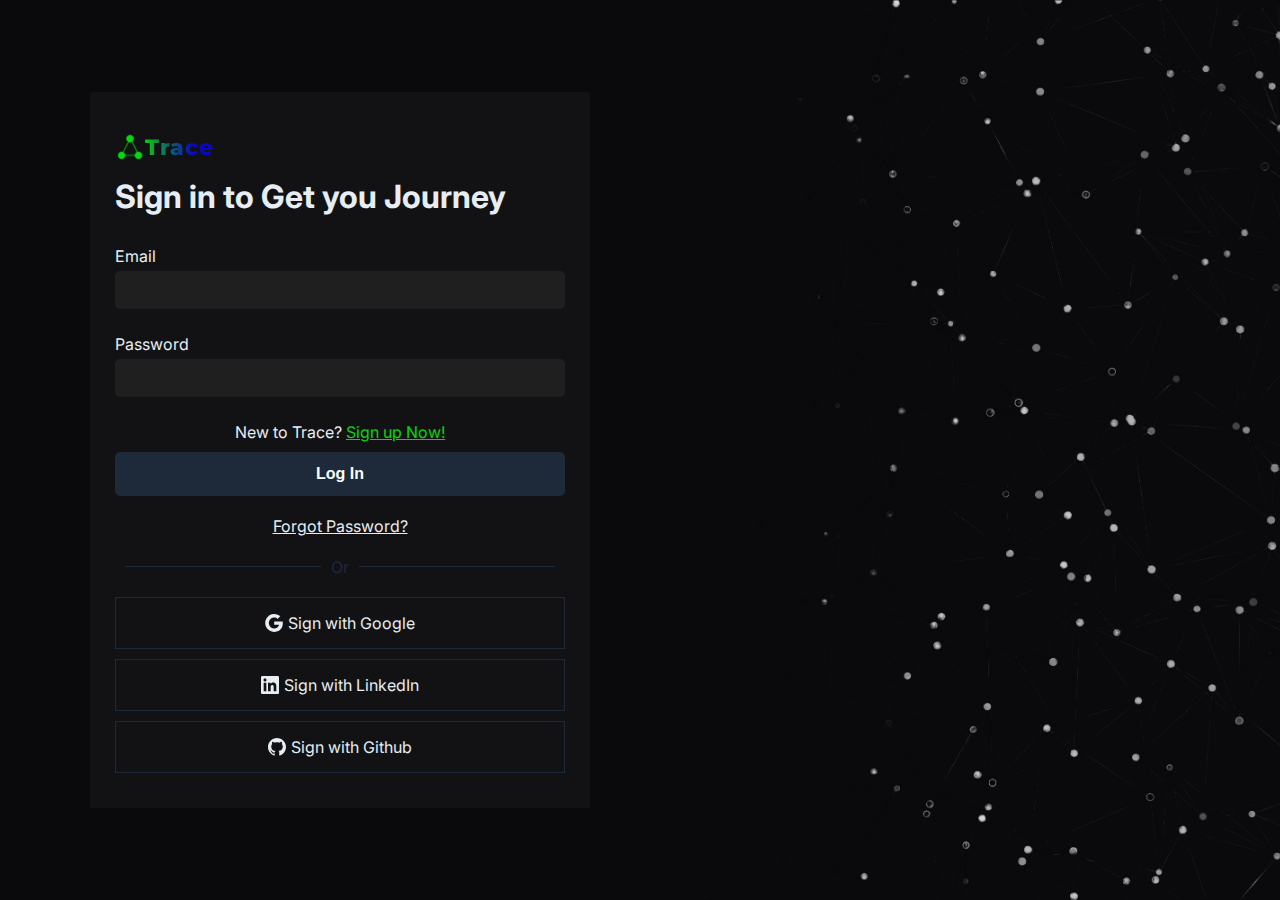
<file: login.html>
<!DOCTYPE html>
<html lang="en">
<head>
    <meta charset="UTF-8">
    <meta name="viewport" content="width=device-width, initial-scale=1.0">
     <link rel="stylesheet" href="Css/Main.css" />
     <link rel="stylesheet" href="Css/Login.css">
     <link rel="shortcut icon" href="Assets/Images/Logo.png" type="image/x-icon">
    <title>Trace-Login</title>
</head>
<body>
    

    <div class="Container-login">

        <div class="Content">

          <section>
             
         <div class="Form-container">
             
   <div class="Logo">
                <img src="Assets/Images/Logo.png" alt="" id="Logo" />
                <span>
                    <a href="index.html" id="Brand">Trace</a>
                </span>
            </div>
            <form action="">
                <h1>Sign in to Get you Journey</h1>
            <div class="form-group">
                <label for="">Email</label>
                <input type="email" required />
            </div>
            <div class="form-group">
                <label for="">Password</label>
                <input type="password" required />
            </div>
            <p class="sign-up">New to Trace? <a href="register.html" target="_blank">Sign up Now!</a></p>
            <button type="submit">Log In</button>
            <a href="" class="forgot-pass">Forgot Password?</a>
              
            </form>

            <div class="Or">
                <span>Or</span>
            </div>

            <div class="Social-login">
               
                <div class="Social">
                    <span>
                        <svg width="18" height="18" viewBox="0 0 24 24" fill="none" xmlns="http://www.w3.org/2000/svg" alt=""
                            aria-hidden="true" class="prepend-icon htb-mr-4">
                            <g>
                                <path fill-rule="evenodd" clip-rule="evenodd"
                                    d="M16.8426 6.54769C15.6036 5.36599 13.9501 4.72223 12.2392 4.74868C9.10863 4.74868 6.44981 6.86074 5.5018 9.70474V9.7048C4.99913 11.1952 4.99913 12.809 5.50179 14.2993H5.50619C6.45861 17.1389 9.11303 19.251 12.2437 19.251C13.8597 19.251 15.247 18.8376 16.3223 18.1076V18.1046C17.5878 17.2668 18.452 15.9484 18.721 14.4581H12.2393V9.8371H23.558C23.6991 10.6396 23.7653 11.4597 23.7653 12.2755C23.7653 15.9253 22.4609 19.0111 20.1913 21.1011L20.1937 21.1029C18.2051 22.9372 15.4757 23.9998 12.2392 23.9998C7.70204 23.9998 3.55286 21.4424 1.51575 17.3903V17.3902C-0.186243 13.9995 -0.186239 10.0046 1.51576 6.61386H1.51579L1.51575 6.61383C3.55286 2.55725 7.70204 -0.000167897 12.2392 -0.000167897C15.22 -0.0354426 18.0992 1.08453 20.2686 3.12164L16.8426 6.54769Z"
                                    fill="currentColor" class="-fill"></path>
                            </g>
                            <defs>
                                <clipPath>
                                    <rect width="18" height="18" fill="white"></rect>
                                </clipPath>
                            </defs>
                        </svg>
                        <a href="">Sign with Google</a>
                    </span>
                </div>
                <div class="Social">
                    <span>
                        <svg width="18" height="18" viewBox="0 0 24 24" fill="none" xmlns="http://www.w3.org/2000/svg" alt=""
                            aria-hidden="true" class="prepend-icon htb-mr-4">
                            <g>
                                <path
                                    d="M22.2234 0H1.77187C0.792187 0 0 0.773438 0 1.72969V22.2656C0 23.2219 0.792187 24 1.77187 24H22.2234C23.2031 24 24 23.2219 24 22.2703V1.72969C24 0.773438 23.2031 0 22.2234 0ZM7.12031 20.4516H3.55781V8.99531H7.12031V20.4516ZM5.33906 7.43438C4.19531 7.43438 3.27188 6.51094 3.27188 5.37187C3.27188 4.23281 4.19531 3.30937 5.33906 3.30937C6.47813 3.30937 7.40156 4.23281 7.40156 5.37187C7.40156 6.50625 6.47813 7.43438 5.33906 7.43438ZM20.4516 20.4516H16.8937V14.8828C16.8937 13.5562 16.8703 11.8453 15.0422 11.8453C13.1906 11.8453 12.9094 13.2937 12.9094 14.7891V20.4516H9.35625V8.99531H12.7687V10.5609H12.8156C13.2891 9.66094 14.4516 8.70938 16.1813 8.70938C19.7859 8.70938 20.4516 11.0813 20.4516 14.1656V20.4516Z"
                                    fill="currentColor" class="-fill"></path>
                            </g>
                            <defs>
                                <clipPath>
                                    <rect width="18" height="18" fill="white"></rect>
                                </clipPath>
                            </defs>
                        </svg>
                        <a href="">Sign with LinkedIn</a>
                    </span>
                </div>
                <div class="Social">
                    <span>
                        <svg width="18" height="18" viewBox="0 0 24 24" fill="none" xmlns="http://www.w3.org/2000/svg" alt=""
                            aria-hidden="true" class="prepend-icon htb-mr-4">
                            <g>
                                <path fill-rule="evenodd" clip-rule="evenodd"
                                    d="M12 0C5.3724 0 0 5.3808 0 12.0204C0 17.3304 3.438 21.8364 8.2068 23.4252C8.8068 23.5356 9.0252 23.1648 9.0252 22.8456C9.0252 22.5612 9.0156 21.804 9.0096 20.802C5.6712 21.528 4.9668 19.1904 4.9668 19.1904C4.422 17.8008 3.6348 17.4312 3.6348 17.4312C2.5452 16.6872 3.7176 16.7016 3.7176 16.7016C4.9212 16.7856 5.5548 17.94 5.5548 17.94C6.6252 19.776 8.364 19.2456 9.0468 18.9384C9.1572 18.162 9.4668 17.6328 9.81 17.3328C7.146 17.0292 4.344 15.9972 4.344 11.3916C4.344 10.08 4.812 9.006 5.5788 8.166C5.4552 7.8624 5.0436 6.6396 5.6964 4.986C5.6964 4.986 6.7044 4.662 8.9964 6.2172C9.97532 5.95022 10.9853 5.81423 12 5.8128C13.02 5.8176 14.046 5.9508 15.0048 6.2172C17.2956 4.662 18.3012 4.9848 18.3012 4.9848C18.9564 6.6396 18.5436 7.8624 18.4212 8.166C19.1892 9.006 19.6548 10.08 19.6548 11.3916C19.6548 16.0092 16.848 17.0256 14.1756 17.3232C14.6064 17.694 14.9892 18.4272 14.9892 19.5492C14.9892 21.1548 14.9748 22.452 14.9748 22.8456C14.9748 23.1672 15.1908 23.5416 15.8004 23.424C18.19 22.6225 20.2672 21.0904 21.7386 19.0441C23.2099 16.9977 24.001 14.5408 24 12.0204C24 5.3808 18.6264 0 12 0Z"
                                    fill="currentColor" class="-fill"></path>
                            </g>
                            <defs>
                                <clipPath>
                                    <rect width="18" height="18" fill="white"></rect>
                                </clipPath>
                            </defs>
                        </svg>
                        <a href="">Sign with Github</a>
                    </span>
                </div>
         </div>
        </div>
          </section>


    
    </div>

        <div class="Image">
           
        </div>
    </div>
</body>
</html>
</file>
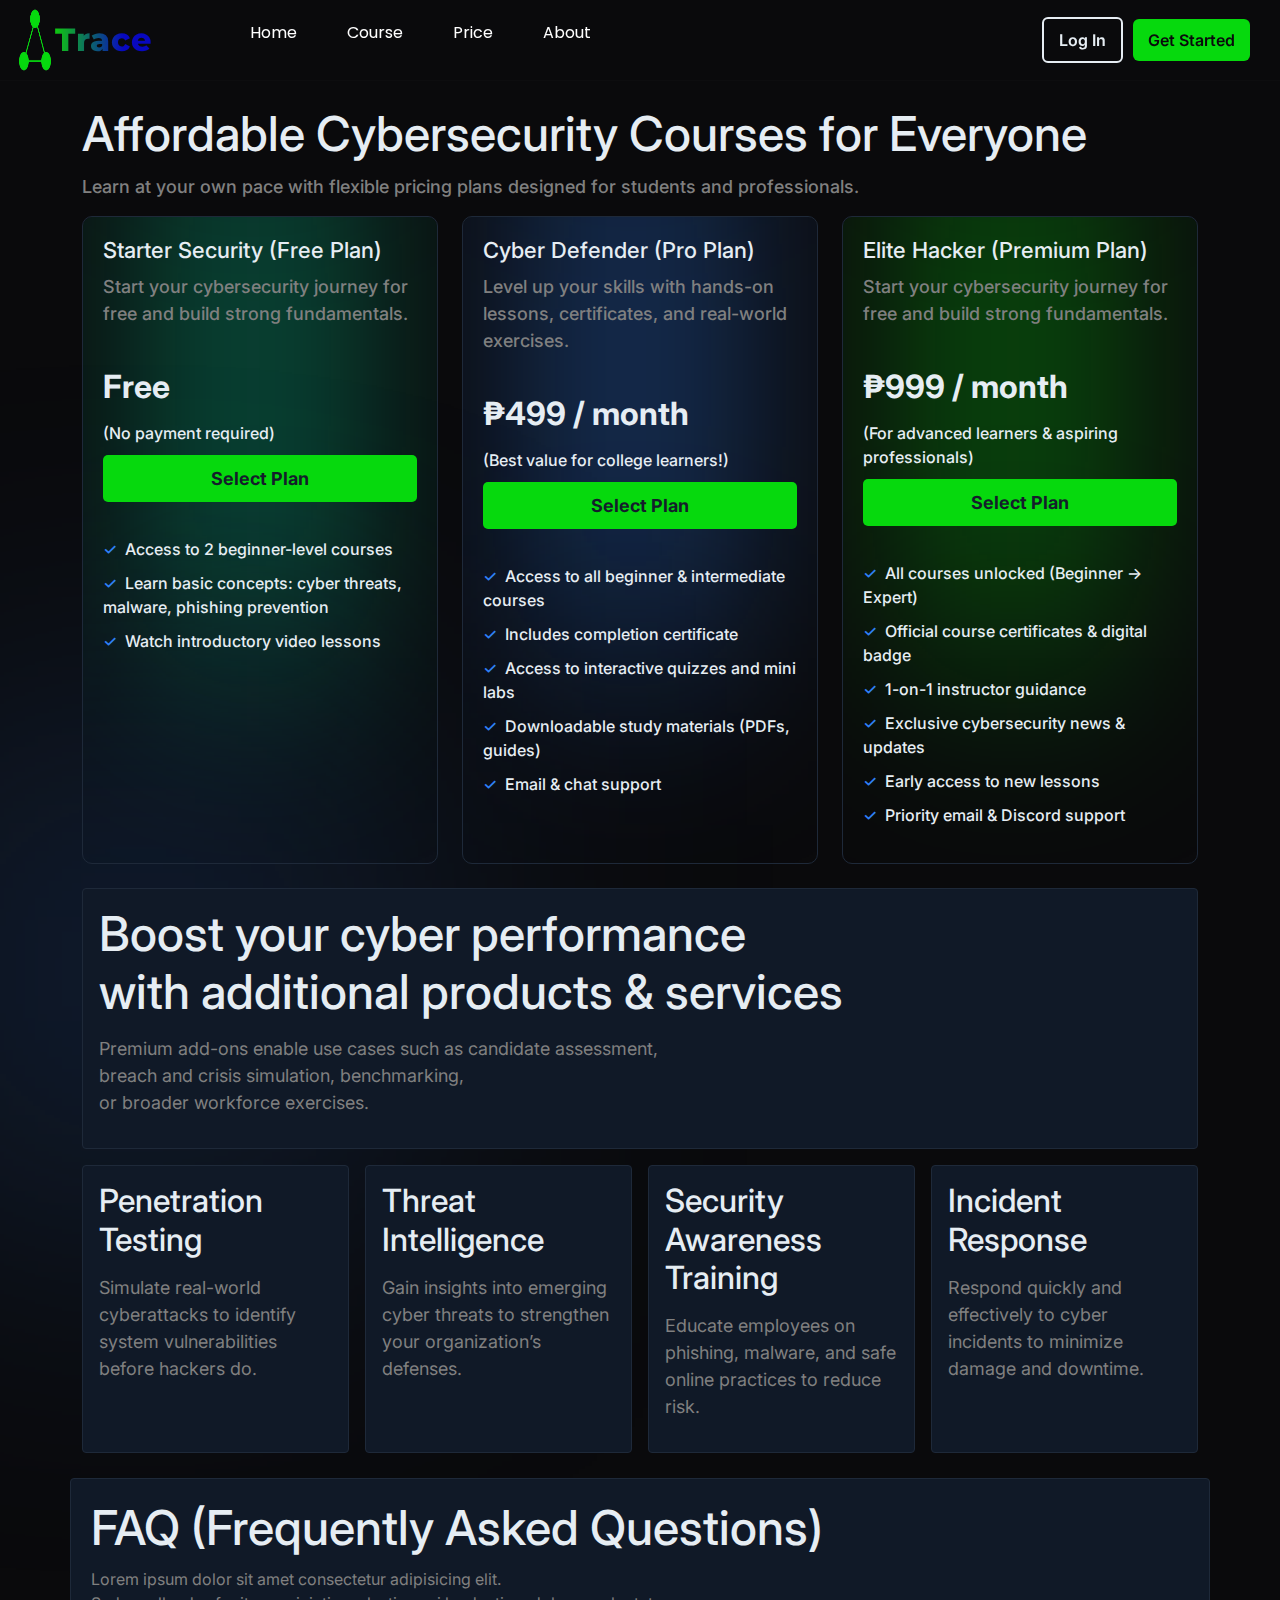
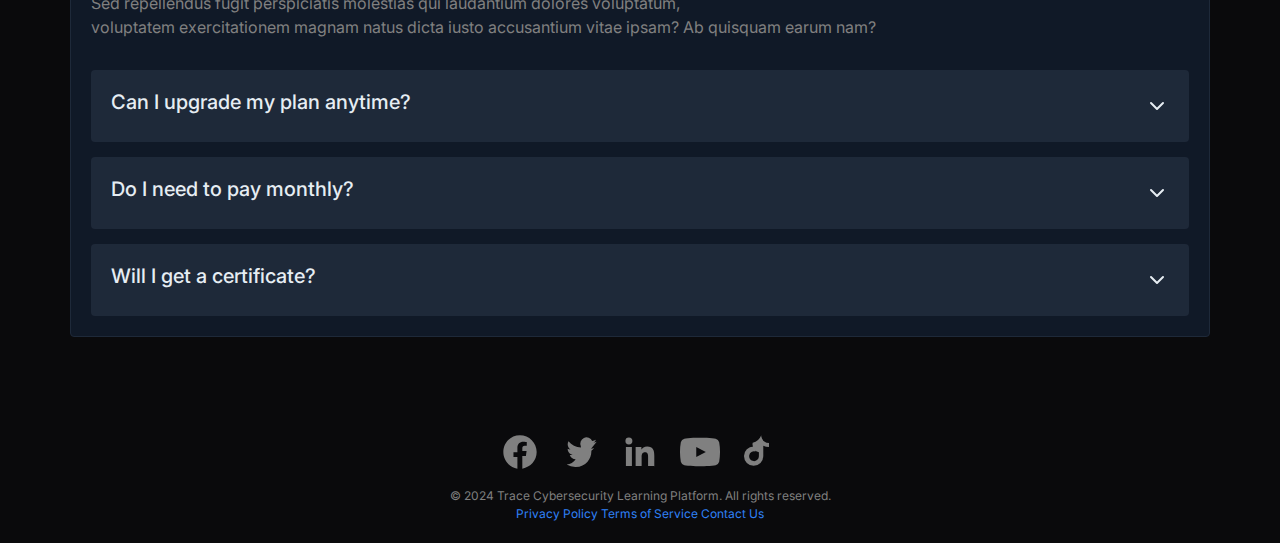
<file: Price.html>
<!DOCTYPE html>
<html lang="en">
<head>
    <meta charset="UTF-8">
    <meta name="viewport" content="width=device-width, initial-scale=1.0">

    <link rel="stylesheet" href="Css/Navbar.css" />
        <link rel="stylesheet" href="Css/Price.css">
    <link rel="stylesheet" href="Assets/Bootstrap/css/bootstrap.min.css">
    <link rel="stylesheet" href="Css/Main.css" />
    <link rel="stylesheet" href="Css/Footer.css">
    <link rel="shortcut icon" href="Assets/Images/Logo.png" type="image/x-icon">
    <title>Price</title>
</head>
<body>
    
<div class="layout">
    <header class="Header">
      <div class="fixed-container">
        <div class="Content">
          <div class="Logo">
            <img src="Assets/Images/Logo.png" alt="" id="Logo" />
            <span>
              <a href="" id="Brand">Trace</a>
            </span>
          </div>

          <div class="Nav-Bg-Blured"></div>
          <nav class="Navbar">
            <div class="Logo">
              <img src="Assets/Images/Logo.png" alt="" id="Logo" />
              <span>
                <a href="" id="Brand">Trace</a>
              </span>
            </div>

            <ul class="Nav-link">
              <li><a href="index.html">Home</a></li>
              <li><a href="course.html">Course</a></li>
              <li><a href="Price.html">Price</a></li>
              <li><a href="About.html">About</a></li>
            </ul>

            <div class="Cta-Btn">
                <a href="login.html" class="Log-In" target="_blank" >Log In</a>
              <a href="register.html" target="_blank" class="Get-Started">Get Started</a>
            </div>
          </nav>

          <div id="Ham-menu">
            <div class="bar"></div>
            <div class="bar"></div>
            <div class="bar"></div>
          </div>
        </div>
      </div>
    </header>

    <main>


        <section class="Price-card-section">


              <div class="container">

                <h2 >Affordable Cybersecurity Courses for Everyone</h2>
                <p >Learn at your own pace with flexible pricing plans designed for students and professionals.  </p>
                     <div class="row Card-container g-4 ">

                      <div class="col-lg-4 col-md-6 col-12">
                          <div class="card Card h-100">

                          <div class="glow-effect-price1">
                            
                          </div>
                            <div class="header">
                                 <h3>Starter Security (Free Plan)</h3>
                                 <p>Start your cybersecurity journey for free and build strong fundamentals.</p>
                            </div>


                            <div class="body">

                                  <p class="Price">Free</p>
                                  <p class="Price-tag">(No payment required)</p>
                            
                              <a href="login.html" target="_blank" class="Select-Plan-Btn">Select Plan</a>
                            </div>

                            <div class="footer">

                                <ul>
                                  <li>Access to 2 beginner-level courses</li>
                                  <li>Learn basic concepts: cyber threats, malware, phishing prevention</li>
                                    <li>Watch introductory video lessons</li>
                              </ul>
                            </div>
                          
                        </div>
                      </div>

                         <div class="col-lg-4 col-md-6 col-12">
                          <div class="card Card h-100">

                            <div class="glow-effect-price2">
                            
                          </div>
                            <div class="header">
                                 <h3>Cyber Defender (Pro Plan)</h3>
                                 <p>Level up your skills with hands-on lessons, certificates, and real-world exercises.</p>
                            </div>


                            <div class="body">

                                  <p class="Price">₱499 / month</p>
                                  <p class="Price-tag">(Best value for college learners!)</p>
                            
                              <a href="login.html"  target="_blank" class="Select-Plan-Btn">Select Plan</a>
                            </div>

                            <div class="footer">

                                <ul>
                                  <li>Access to all beginner & intermediate courses</li>
                                  <li>Includes completion certificate</li>
                                    <li>Access to interactive quizzes and mini labs</li>
                                    <li>Downloadable study materials (PDFs, guides)</li>
                                    <li>Email & chat support</li>
                              </ul>
                            </div>
                          
                        </div>
                         </div>

                        <div class="col-lg-4 col-md-12 col-12">
                           <div class="card Card  h-100">

                            <div class="glow-effect-price3">
                            
                          </div>
                        
                            <div class="header">
                                 <h3>Elite Hacker (Premium Plan)</h3>
                                 <p>Start your cybersecurity journey for free and build strong fundamentals.</p>
                            </div>


                            <div class="body">

                                  <p class="Price">₱999 / month</p>
                                  <p class="Price-tag">(For advanced learners & aspiring professionals)</p>
                            
                              <a href="login.html"  target="_blank" class="Select-Plan-Btn">Select Plan</a>
                            </div>

                            <div class="footer">

                                <ul>
                                  <li>All courses unlocked (Beginner → Expert)</li>
                                  <li>Official course certificates & digital badge</li>
                                    <li>1-on-1 instructor guidance</li>
                                    <li>Exclusive cybersecurity news & updates  </li>
                                    <li>Early access to new lessons</li>
                                    <li>Priority email & Discord support</li>
                              </ul>
                            </div>
                          
                        </div>
                        </div>
                     </div>
              </div>
        </section>

        <section class="Trace-course-section mt-4">


          <div class="glow-effect-blue"></div>
             <div class="container">

                   <div class="row g-3">
                    
                    <div class="col-12">
                       <div class="Card card" >
                     <div class="card-body">
                         <h2>Boost your cyber performance <br>
                          with additional products & services</h2>
                          <p>Premium add-ons enable use cases such as candidate assessment,<br>
                            breach and crisis simulation, benchmarking,<br> or broader workforce
                            exercises.</p>
                     </div>
                        </div>
                    </div>

                    <div class="col-lg-3 col-md-6 col-12">
                      <div class="Card card h-100">
                       <div class="card-body">
                        <h4>Penetration Testing</h4>
                       <p>Simulate real-world cyberattacks to identify system vulnerabilities before hackers do.</p>
                       </div>
                    </div>
              

                    </div>

                      <div class="col-lg-3 col-md-6 col-12">

                          <div class= " Card card h-100">
                       <div class="card-body">
                        <h4>Threat Intelligence</h4>
                        <p>Gain insights into emerging cyber threats to strengthen your organization’s defenses.</p>
                       </div>
                    </div>
                       </div>
                     
                   
                    <div class="col-lg-3 col-md-6 col-12" >

                      <div class=" Card card h-100">
                         
                        <div class="card-body">
                           <h4>Security Awareness Training</h4>
                       <p>Educate employees on phishing, malware, and safe online practices to reduce risk.</p>
                        </div>
                    </div>
                    </div>
                       
                    <div class="col-lg-3 col-md-6 col-12">

                      <div class="Card card h-100">
                       <div class="card-body">
                        <h4>Incident Response</h4>
                       <p>Respond quickly and effectively to cyber incidents to minimize damage and downtime.</p>
                       </div>
                    </div>

                    </div>
                       
                   </div>
             </div>
        </section>

        <section class="FQA-section">


          <div class="Content container">

                <div class="item-left">
                     
                  <h3>FAQ (Frequently Asked Questions)</h3>
                  <p>Lorem ipsum dolor sit amet consectetur adipisicing elit. 
                     <br>Sed repellendus fugit perspiciatis molestias qui laudantium 
                     dolores voluptatum, <br> voluptatem exercitationem magnam natus 
                     dicta iusto accusantium vitae ipsam? Ab quisquam earum nam?</p>
                </div>

                <div class="item-right">

                    <div class="question-container">
                        <div class="question">
                          <h5>Can I upgrade my plan anytime?</h5>
                          <span class="drop-btn"><svg xmlns="http://www.w3.org/2000/svg" width="24" height="24" viewBox="0 0 24 24" fill="none" stroke="currentColor"
                            stroke-width="2" stroke-linecap="round" stroke-linejoin="round"
                            class="lucide lucide-chevron-down-icon lucide-chevron-down">
                            <path d="m6 9 6 6 6-6" />
                          </svg></span>
                        </div>

                        <div class="answer">
                          <p>Yes! You can switch to a higher plan anytime.</p>
                        </div>

                    </div>

                      <div class="question-container">
                        <div class="question">
                          <h5>Do I need to pay monthly?</h5>
                          <span class="drop-btn"><svg xmlns="http://www.w3.org/2000/svg" width="24" height="24" viewBox="0 0 24 24" fill="none" stroke="currentColor"
                            stroke-width="2" stroke-linecap="round" stroke-linejoin="round"
                            class="lucide lucide-chevron-down-icon lucide-chevron-down">
                            <path d="m6 9 6 6 6-6" />
                          </svg></span>
                        </div>

                        <div class="answer">
                          <p>You can pay monthly or choose a one-time payment.</p>
                        </div>

                    </div>
                      <div class="question-container">
                        <div class="question">
                          <h5>Will I get a certificate?</h5>
                          <span class="drop-btn"><svg xmlns="http://www.w3.org/2000/svg" width="24" height="24" viewBox="0 0 24 24" fill="none" stroke="currentColor"
                            stroke-width="2" stroke-linecap="round" stroke-linejoin="round"
                            class="lucide lucide-chevron-down-icon lucide-chevron-down">
                            <path d="m6 9 6 6 6-6" />
                          </svg></span>
                        </div>

                        <div class="answer">
                          <p>Certificates are available for Pro and Premium plans.</p>
                        </div>

                    </div>
                </div>
          </div>
            
        </section>

    </main>

    <footer class="Footer">
    
    
      <div class="Content">
    
    
        <div class="social-media-icons">
    
          <a href=""><svg role="img" aria-label="Facebook" xmlns="http://www.w3.org/2000/svg" viewBox="0 0 24 24"
              fill="currentColor">
              <path
                d="M22 12.07C22 6.48 17.52 2 11.93 2S2 6.48 2 12.07C2 17.1 5.66 21.2 10.44 22v-7.02H8.08v-2.9h2.36V9.41c0-2.33 1.4-3.61 3.54-3.61 1.02 0 2.08.18 2.08.18v2.29h-1.17c-1.15 0-1.5.71-1.5 1.44v1.73h2.56l-.41 2.9h-2.15V22C18.34 21.2 22 17.1 22 12.07z" />
            </svg>
          </a>
          <a href=""><svg role="img" aria-label="X (Twitter)" xmlns="http://www.w3.org/2000/svg" viewBox="0 0 24 24"
              fill="currentColor">
              <path
                d="M22 5.92c-.63.28-1.3.47-2.01.56.72-.43 1.27-1.1 1.53-1.9-.67.4-1.41.69-2.2.85A3.49 3.49 0 0 0 12.5 8.5c0 .28.03.56.1.82-3.02-.15-5.7-1.6-7.5-3.8-.31.55-.49 1.18-.49 1.86 0 1.3.66 2.44 1.66 3.11-.61-.02-1.19-.19-1.69-.47v.05c0 1.8 1.28 3.3 2.98 3.64-.31.08-.64.12-.98.12-.24 0-.48-.02-.71-.06.48 1.5 1.87 2.6 3.52 2.63A6.99 6.99 0 0 1 4 19.54 9.88 9.88 0 0 0 9.5 21c6.02 0 9.32-4.99 9.32-9.31v-.42c.64-.46 1.2-1.04 1.64-1.7-.58.26-1.2.44-1.84.52z" />
            </svg>
          </a>
          <a href=""><svg role="img" aria-label="LinkedIn" xmlns="http://www.w3.org/2000/svg" viewBox="0 0 24 24"
              fill="currentColor">
              <path
                d="M20.45 20.45h-3.6v-5.4c0-1.29-.02-2.95-1.8-2.95-1.8 0-2.07 1.4-2.07 2.85v5.5h-3.6V9h3.45v1.56h.05c.48-.9 1.65-1.85 3.4-1.85 3.63 0 4.3 2.39 4.3 5.5v6.69zM5.34 7.43a2.09 2.09 0 1 1 .01-4.18 2.09 2.09 0 0 1-.01 4.18zM7.14 20.45H3.54V9h3.6v11.45z" />
            </svg>
          </a>
          <a href=""><svg role="img" aria-label="YouTube" xmlns="http://www.w3.org/2000/svg" viewBox="0 0 24 24"
              fill="currentColor">
              <path
                d="M23.5 6.2a3 3 0 0 0-2.12-2.12C19.7 3.5 12 3.5 12 3.5s-7.7 0-9.38.58A3 3 0 0 0 .5 6.2 31.9 31.9 0 0 0 0 12a31.9 31.9 0 0 0 .5 5.8 3 3 0 0 0 2.12 2.12C4.3 20.5 12 20.5 12 20.5s7.7 0 9.38-.58A3 3 0 0 0 23.5 17.8 31.9 31.9 0 0 0 24 12a31.9 31.9 0 0 0-.5-5.8zM9.75 15.02V8.98L15.5 12l-5.75 3.02z" />
            </svg>
          </a>
    
          <a href="">
            <svg role="img" aria-label="TikTok" xmlns="http://www.w3.org/2000/svg" viewBox="0 0 24 24" fill="currentColor">
              <path d="M12.75 2a5.27 5.27 0 0 0 .07.92 4.4 4.4 0 0 0 1.75 2.83 4.9 4.9 0 0 0 2.83.9V9a8.1 8.1 0 0 1-3.43-.73v6.18a5.79 5.79 0 1 1-5.79-5.79 5.9 5.9 0 0 1 1.06.1v2.98a2.93 2.93 0 1 0 2.1 2.82V
    12.1A5.06 5.06 0 0 1 7.5 7.5a5.2 5.2 0 0 1 .14-1.04A7.35 7.35 0 0 0 12.75 2z" />
            </svg>
          </a>
        </div>
        <span>© 2024 Trace Cybersecurity Learning Platform. All rights reserved.</span>
        <div class="footer-links">
          <a href="">Privacy Policy</a>
          <a href="">Terms of Service</a>
          <a href="">Contact Us</a>
        </div>
      </div>
    </footer>
</div>


<script src="Js/Script.js"></script>


</body>
</html>
</file>
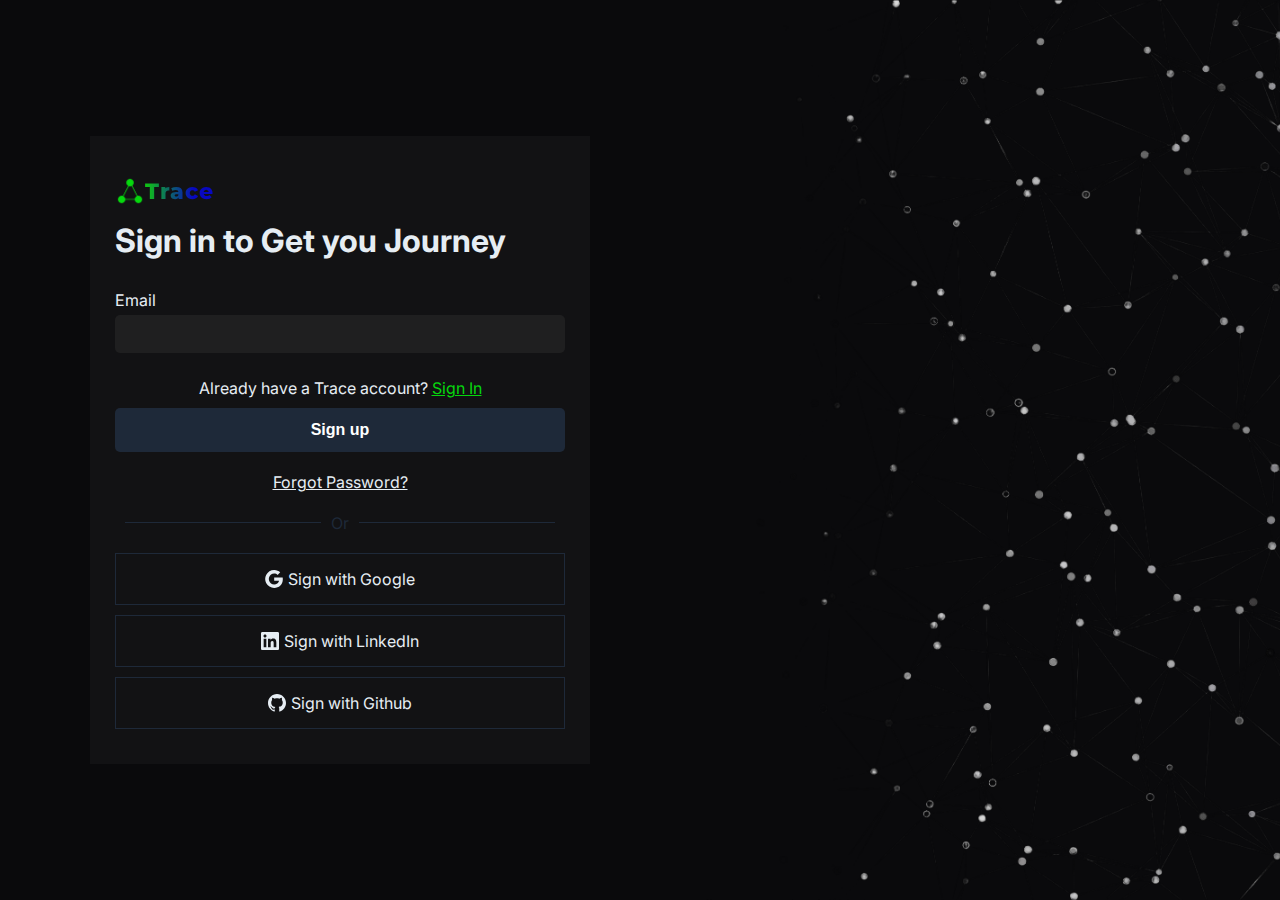
<file: register.html>
<!DOCTYPE html>
<html lang="en">
<head>
    <meta charset="UTF-8">
    <meta name="viewport" content="width=device-width, initial-scale=1.0">
     <link rel="stylesheet" href="Css/Main.css" />
     <link rel="stylesheet" href="Css/Login.css">
     <link rel="shortcut icon" href="Assets/Images/Logo.png" type="image/x-icon">
    <title>Trace-Register</title>
</head>
<body>
    

    <div class="Container-login">

        <div class="Content">

          <section>
             
         <div class="Form-container">
             
   <div class="Logo">
                <img src="Assets/Images/Logo.png" alt="" id="Logo" />
                <span>
                    <a href="index.html" id="Brand">Trace</a>
                </span>
            </div>
            <form action="">
                <h1>Sign in to Get you Journey</h1>
            <div class="form-group">
                <label for="">Email</label>
                <input type="email" required />
            </div>
            <p class="sign-up">Already have a Trace account? <a href="login.html" target="_blank">Sign In
                
            </a></p>
            <button type="submit">Sign up</button>
            <a href="" class="forgot-pass">Forgot Password?</a>
              
            </form>

            <div class="Or">
                <span>Or</span>
            </div>

            <div class="Social-login">
               
                <div class="Social">
                    <span>
                        <svg width="18" height="18" viewBox="0 0 24 24" fill="none" xmlns="http://www.w3.org/2000/svg" alt=""
                            aria-hidden="true" class="prepend-icon htb-mr-4">
                            <g>
                                <path fill-rule="evenodd" clip-rule="evenodd"
                                    d="M16.8426 6.54769C15.6036 5.36599 13.9501 4.72223 12.2392 4.74868C9.10863 4.74868 6.44981 6.86074 5.5018 9.70474V9.7048C4.99913 11.1952 4.99913 12.809 5.50179 14.2993H5.50619C6.45861 17.1389 9.11303 19.251 12.2437 19.251C13.8597 19.251 15.247 18.8376 16.3223 18.1076V18.1046C17.5878 17.2668 18.452 15.9484 18.721 14.4581H12.2393V9.8371H23.558C23.6991 10.6396 23.7653 11.4597 23.7653 12.2755C23.7653 15.9253 22.4609 19.0111 20.1913 21.1011L20.1937 21.1029C18.2051 22.9372 15.4757 23.9998 12.2392 23.9998C7.70204 23.9998 3.55286 21.4424 1.51575 17.3903V17.3902C-0.186243 13.9995 -0.186239 10.0046 1.51576 6.61386H1.51579L1.51575 6.61383C3.55286 2.55725 7.70204 -0.000167897 12.2392 -0.000167897C15.22 -0.0354426 18.0992 1.08453 20.2686 3.12164L16.8426 6.54769Z"
                                    fill="currentColor" class="-fill"></path>
                            </g>
                            <defs>
                                <clipPath>
                                    <rect width="18" height="18" fill="white"></rect>
                                </clipPath>
                            </defs>
                        </svg>
                        <a href="">Sign with Google</a>
                    </span>
                </div>
                <div class="Social">
                    <span>
                        <svg width="18" height="18" viewBox="0 0 24 24" fill="none" xmlns="http://www.w3.org/2000/svg" alt=""
                            aria-hidden="true" class="prepend-icon htb-mr-4">
                            <g>
                                <path
                                    d="M22.2234 0H1.77187C0.792187 0 0 0.773438 0 1.72969V22.2656C0 23.2219 0.792187 24 1.77187 24H22.2234C23.2031 24 24 23.2219 24 22.2703V1.72969C24 0.773438 23.2031 0 22.2234 0ZM7.12031 20.4516H3.55781V8.99531H7.12031V20.4516ZM5.33906 7.43438C4.19531 7.43438 3.27188 6.51094 3.27188 5.37187C3.27188 4.23281 4.19531 3.30937 5.33906 3.30937C6.47813 3.30937 7.40156 4.23281 7.40156 5.37187C7.40156 6.50625 6.47813 7.43438 5.33906 7.43438ZM20.4516 20.4516H16.8937V14.8828C16.8937 13.5562 16.8703 11.8453 15.0422 11.8453C13.1906 11.8453 12.9094 13.2937 12.9094 14.7891V20.4516H9.35625V8.99531H12.7687V10.5609H12.8156C13.2891 9.66094 14.4516 8.70938 16.1813 8.70938C19.7859 8.70938 20.4516 11.0813 20.4516 14.1656V20.4516Z"
                                    fill="currentColor" class="-fill"></path>
                            </g>
                            <defs>
                                <clipPath>
                                    <rect width="18" height="18" fill="white"></rect>
                                </clipPath>
                            </defs>
                        </svg>
                        <a href="">Sign with LinkedIn</a>
                    </span>
                </div>
                <div class="Social">
                    <span>
                        <svg width="18" height="18" viewBox="0 0 24 24" fill="none" xmlns="http://www.w3.org/2000/svg" alt=""
                            aria-hidden="true" class="prepend-icon htb-mr-4">
                            <g>
                                <path fill-rule="evenodd" clip-rule="evenodd"
                                    d="M12 0C5.3724 0 0 5.3808 0 12.0204C0 17.3304 3.438 21.8364 8.2068 23.4252C8.8068 23.5356 9.0252 23.1648 9.0252 22.8456C9.0252 22.5612 9.0156 21.804 9.0096 20.802C5.6712 21.528 4.9668 19.1904 4.9668 19.1904C4.422 17.8008 3.6348 17.4312 3.6348 17.4312C2.5452 16.6872 3.7176 16.7016 3.7176 16.7016C4.9212 16.7856 5.5548 17.94 5.5548 17.94C6.6252 19.776 8.364 19.2456 9.0468 18.9384C9.1572 18.162 9.4668 17.6328 9.81 17.3328C7.146 17.0292 4.344 15.9972 4.344 11.3916C4.344 10.08 4.812 9.006 5.5788 8.166C5.4552 7.8624 5.0436 6.6396 5.6964 4.986C5.6964 4.986 6.7044 4.662 8.9964 6.2172C9.97532 5.95022 10.9853 5.81423 12 5.8128C13.02 5.8176 14.046 5.9508 15.0048 6.2172C17.2956 4.662 18.3012 4.9848 18.3012 4.9848C18.9564 6.6396 18.5436 7.8624 18.4212 8.166C19.1892 9.006 19.6548 10.08 19.6548 11.3916C19.6548 16.0092 16.848 17.0256 14.1756 17.3232C14.6064 17.694 14.9892 18.4272 14.9892 19.5492C14.9892 21.1548 14.9748 22.452 14.9748 22.8456C14.9748 23.1672 15.1908 23.5416 15.8004 23.424C18.19 22.6225 20.2672 21.0904 21.7386 19.0441C23.2099 16.9977 24.001 14.5408 24 12.0204C24 5.3808 18.6264 0 12 0Z"
                                    fill="currentColor" class="-fill"></path>
                            </g>
                            <defs>
                                <clipPath>
                                    <rect width="18" height="18" fill="white"></rect>
                                </clipPath>
                            </defs>
                        </svg>
                        <a href="">Sign with Github</a>
                    </span>
                </div>
         </div>
        </div>
          </section>


    
    </div>

        <div class="Image">
           
        </div>
    </div>
</body>
</html>
</file>
<file: Css/Main.css>
*{

    margin: 0;
    padding: 0;
    box-sizing: border-box;
}

@font-face {
    font-family: 'Inter';
    src: url(/Assets/Fonts/Inter/Inter-VariableFont_opsz\,wght.ttf) format('truetype');
    font-display: swap;
}


body{

    font-family: 'Inter',sans-serif;
    background-color: #0A0A0C ;
    
   
    
}

    body.scrollable{

      overflow: hidden;
    }
@keyframes fadeInUp {
  from {
    opacity: 0;
    transform: translateY(40px);
  }
  to {
    opacity: 1;
    transform: translateY(0);
  }
}

section {
  animation: fadeInUp 0.8s ease forwards;
}


 
.layout{


   display: flex;
   flex-direction: column;
    overflow: hidden;
 

                     
}

.Header{

    
    height: 80px;
    width: 100%;
    box-shadow: 0 1px 0 rgba(48, 49, 49, 0.1);

    
    

}

.fixed-container{

    height: 80px;
    position: fixed;
    width: 100%;
    backdrop-filter: blur(10px);
    top: 0;
    left: 0;
    z-index: 9999;
    align-content: center;
}
</file>
<file: Css/Login.css>
body{

    background-color: #0A0A0C;
}

:root {

     --fs-xxs: clamp(0.65rem, 0.5rem + 0.6vw, 0.75rem);
     --fs-xs: clamp(0.75rem, 0.6rem + 0.8vw, 0.875rem);
     --fs-sm: clamp(0.875rem, 0.7rem + 1vw, 1rem);
     --fs-md: clamp(1rem, 0.8rem + 1.2vw, 1.125rem);
     --fs-lg: clamp(1.125rem, 1rem + 1.6vw, 1.375rem);
     --fs-xl: clamp(1.5rem, 1.1rem + 2.4vw, 2rem);
     --fs-xxl: clamp(2rem, 1.25rem + 3.2vw, 3rem);
     --lh-tight: 1.05;
     --lh-normal: 1.4;
     --lh-loose: 1.6;
}


@font-face {
    font-family: 'Montserrat';
    src: url(/Assets/Fonts/Montserrat/Montserrat-VariableFont_wght.ttf);
}


.Container-login{

    max-width: 350px;
    margin: auto;
    display: flex;
    flex-direction: column;
    height: 100vh;
 
}

.Content{

    flex: 1;
    align-content: center;
   
}
.Content form{

    display: flex;
    flex-direction: column;
    gap: 10px;
}
.Content form h1{

    font-size: var(--fs-xl);
    color: #E6EDF3;
    margin-bottom: 20px;
}
.Content form input{

    width: 100%;
    padding: 10px;
    margin-bottom: 15px;
    border-radius: 5px;
    border: none;
    background-color: #1f1f20;
    color: #E6EDF3;
    font-size: var(--fs-sm);
    font-weight: 500;
    
}
.Content form label{

    display: block;
    margin-bottom: 5px;
    color: #E6EDF3;
    font-size: var(--fs-sm);
}
.Content form button{

    width: 100%;
    padding: 13px 15px;
    background-color: #1E2939;
    color: #FFFFFF;
    border: none;
    border-radius: 5px;
    font-size: var(--fs-sm);
    font-weight: 600;
    cursor: pointer;
}

.sign-up{

    text-align: center;
    font-size: var(--fs-sm);
    color: #E6EDF3;

}
.sign-up a{

    color: #06D60d;
}


.forgot-pass{

    text-align: center;
    font-size: var(--fs-sm);
    color: #E6EDF3;
    margin-top: 10px;
}

.forgot-pass:hover:active{

    color: #06D60d;
}

.Or{

    display: flex;
    align-items: center;
    justify-content: center;
    margin: 20px 0;
    color: #1E2939;

}
.Or::before,
.Or::after{

    content: '';
    flex: 1;
    height: 1px;
    background-color: #1E2939;
    margin: 10px;
}
.Logo{

    display: flex;
    flex-direction: row;
    align-items: center;
    width: 100%;
    padding: 15px 0px ;
}

.Logo img{

    width: 30px;
}

.Logo span a{

       text-decoration: none;
    font-size: var(--fs-lg);
    font-family: 'Montserrat';
    font-weight: 800;
    letter-spacing: 1px;
    background:linear-gradient(to right,
    rgb(16, 199, 16),
    rgb(8, 8, 192) 70%);
    background-size:100% ;
    background-clip: text;
    -webkit-background-clip: text;
    -webkit-text-fill-color: transparent;
}
.Image{

  
    width: 100%;
    height: 100vh;
    background:url(/Assets/Images/low-poly-background-with-connecting-lines-dots.png);
    background-position: center;
    background-size: cover;
    background-repeat: no-repeat;
    overflow: hidden;
    display: none;
    flex: 1;
}

.Form-container{

    background-color: #131316e1;
    padding: 25px  ;
}

.Social-login .Social span{

    display: flex;
    flex-direction: row;
    align-items: center;
    justify-content: center;
    margin: 10px 0;
    padding: 15px 20px;
    border: 1px solid #1E2939;
}
.Social-login .Social span a{

     text-decoration: none;
     color: #E6EDF3;
     font-size: var(--fs-sm);
}
.Social-login .Social svg{

    display: block;
    margin-right: 5px;
    color: #E6EDF3;
}


@media (min-width: 768px) {

    .Container-login{

        flex-direction: row;
        max-width: 600px;
    }

   

    .Content{

        flex: 1;
        padding: 20px;
    }

   
}

@media (min-width: 1024px) {


 

    .Container-login{

        max-width: 3000px;
    }

    .Content{

        padding: 40px;
        justify-items: center;
    }

    .Form-container{

        width: 500px;
    }

     .Image{

        display: block;
    }
}
</file>
<file: Css/Navbar.css>
@font-face {
    font-family: 'Montserrat';
    src: url(/Assets/Fonts/Montserrat/Montserrat-VariableFont_wght.ttf) format('truetype');
    font-display: swap;
   

}


@font-face {
    
    font-family: 'Poppins';
    src: url(/Assets/Fonts/Poppins/Poppins-Regular.ttf) format('truetype');
    font-display: swap;

}



.Header .Content{

 
   
  
   
     padding-right: 15px;
     padding-left: 15px;
     width: 100%;
     display: flex;
     justify-content: space-between;
     z-index: 999;
    
   
}

.Header .Content .Logo{

    display: flex;
    align-items: center;
    margin-right: 50px;
}

.Header .Content #Logo{

    width: 30px;
    height: 100%;
   
}

.Header .Content .Logo #Brand{

    text-decoration: none;
    font-size: var(--fs-lg);
    font-family: 'Montserrat';
    font-weight: 800;
    letter-spacing: 1px;
    background:linear-gradient(to right,
    rgb(16, 199, 16),
    rgb(8, 8, 192) 70%);
    background-size:100% ;
    background-clip: text;
    -webkit-background-clip: text;
    -webkit-text-fill-color: transparent;
}

.Header .Content #Ham-menu {

    display: flex;
    flex-direction: column;
    gap: 3px;
    z-index: 999;
}
.Header .Content #Ham-menu .bar{

     width: 22px;
     background-color: #E6EDF3;
     height: 3px;
     border-radius: 2px;
     transition: all .3s ease-in-out;
}


.Header .Content #Ham-menu .bar.Open:nth-child(1){

    transform: rotate(46deg) translate(5px,3px);

     
}

.Header .Content #Ham-menu .bar.Open:nth-child(2){

    opacity: 0;

     
}

.Header .Content #Ham-menu .bar.Open:nth-child(3){

    transform: rotate(-42deg) translate(5px,-4px);

     
}


.Header .Content .Nav-Bg-Blured{

    height: 0vh;
    top: -3000px;
    backdrop-filter: blur(10px);
    position: absolute;
    width: 100%;
    left: 0;
    right: 0;
         transition: all .3s ease-in-out;
             z-index: 999;
             
}

.Header .Content .Nav-Bg-Blured.Open-Effect{

      top: 0;
      height: 100vh;
}


.Header .Content .Navbar{

     display: flex;
     flex-direction: column;
     gap: 85px;
     width: 100%;
     height: auto;
     position: absolute;
     top: -2000px;
     transition: all .3s ease-in-out;
     z-index: 999;
     padding: 15px 15px;
     left: 0;
     right: 0;
        background-color: #0A0A0C;
        border-radius: 0px 0px 8px 8px;
     
}
.Header .fixed-container.Open-Nav{

    backdrop-filter: none;
}
.Header .Content .Navbar.Open-Nav{

      top: 0px;
      
      
}
.Header .Content .Navbar .Nav-link{


    list-style: none;
    display: flex;
    flex-direction: column;
    align-items: center;
    gap: 25px;

}


.Header .Content .Navbar .Nav-link li a{

    text-decoration: none;
    font-family: 'Poppins';
    font-weight: 500;
    color: white;
    
}

.Header .Content .Navbar .Nav-link li a:active{

    color: #06D90D;
}
.Header .Content .Navbar .Cta-Btn{

    display: flex;
    gap: 10px;
    flex-direction: column;
    
}
.Header .Content .Navbar .Cta-Btn a{

      display: inline-block;
      font-weight: 600;
      padding: 12px 24px;
      border-radius: 6px;
      text-decoration: none;
      font-size: var(--fs-sm);
      text-align: center;

}

.Header .Content .Navbar .Cta-Btn .Log-In{

 
     border: #E6EDF3 2px solid;
      color: #E6EDF3;
}

.Header .Content .Navbar .Cta-Btn .Get-Started{

    background-color: #06D90D;
    color: #0A0A0C;
}



@media (min-width:768px){

    .Header .Content .Nav-Bg-Blured{

        display: none;
    }
     .Header .Content .Logo #Logo{

         width: 30px;
     }
     .Header .Content .Logo #Brand{

          font-size: var(--fs-lg);
     }
      .Header .Content #Ham-menu{

        display: none;
      }

      .Header .Content .Navbar{

        position: static;
        flex-direction: row;
        align-items: center;
        background-color:transparent;
      }

      .Header .Content .Navbar .Nav-link{

        flex-direction: row;
        margin-right: auto;
        gap: 50px;
      }

            .Header .Content .Navbar .Nav-link li a{

                font-size: var(--fs-xs);
                transition: all .3s ease-in-out;
            }
        .Header .Content .Navbar .Cta-Btn{

            flex-direction: row;
            width: auto;
            align-items: center;
        }

           .Header .Content .Navbar .Cta-Btn a{

              padding: 9px 15px;
              width: auto;
                  font-size: var(--fs-xxs);
           }

            .Header .Content .Navbar .Nav-link li a:hover{

                color: #06D90D;
            }

         .Header .Content .Navbar .Logo{

            display: none;
         }


         
}

@media (min-width: 1024px) {
 

    .Header .Content .Navbar .Cta-Btn a{

        font-size: var(--fs-sm);
    }
    .Header .Content .Logo #Brand{

        font-size: var(--fs-xl);
    }

     .Header .Content .Logo #Logo{

        width: 40px;
     }

     .Header .Content .Navbar .Nav-link li a{

        font-size: var(--fs-sm);
     }

}

@media (min-width: 1280px) {
 
    .Header .Content{

        max-width: 1300px;
        background-color: transparent;
        margin: auto;
       
    }
}
</file>
<file: Css/Price.css>
:root {

     --fs-xxs: clamp(0.65rem, 0.5rem + 0.6vw, 0.75rem);
     --fs-xs: clamp(0.75rem, 0.6rem + 0.8vw, 0.875rem);
     --fs-sm: clamp(0.875rem, 0.7rem + 1vw, 1rem);
     --fs-md: clamp(1rem, 0.8rem + 1.2vw, 1.125rem);
     --fs-lg: clamp(1.125rem, 1rem + 1.6vw, 1.375rem);
     --fs-xl: clamp(1.5rem, 1.1rem + 2.4vw, 2rem);
     --fs-xxl: clamp(2rem, 1.25rem + 3.2vw, 3rem);
     --lh-tight: 1.05;
     --lh-normal: 1.4;
     --lh-loose: 1.6;
}



.Price-card-section .container h2{

     color: #E6EDF3;
    margin-bottom: 10px;
    padding-top: 25px;
    font-size: var(--fs-xxl);
}

.Price-card-section .container p{

     color: #808080;
     font-weight: 500;
     font-size: var(--fs-md);
}



.Card-container .Card{
    
    border: 1px solid #1E2939;
    position: relative;
     border-radius: 10px;
     padding: 20px;
     flex: 1 1 calc(33.333% - 20px);
     box-sizing: border-box;
     display: flex;
     flex-direction: column;
     gap: 20px;
     overflow: hidden;
     background-color:transparent;
}

.glow-effect-price1{

     background-color: #06d99a;
     z-index: -99;
     filter: blur(110px);
     width: 20%;
     height: 90%;
     position: absolute;
    left: 38%;
    top: -140px;
}

.glow-effect-price2{

     background-color: #2F81F7;
    z-index: -99;
     filter: blur(110px);
     width: 20%;
     height: 90%;
     position: absolute;
    left: 38%;
    top: -140px;
}

.glow-effect-price3{

     background-color: #06D90D;
     z-index: -99;
     filter: blur(110px);
     width: 20%;
     height: 90%;
     position: absolute;
    left: 38%;
    top: -140px;
}

.Card-container .card h3{
     font-size: var(--fs-lg);
     margin-bottom: 10px;
     color: #E6EDF3;
}

.Card-container .card .footer ul{



     list-style: none;
     padding: 0;
     margin-top: 15px;
     color: #E6EDF3;
     display: flex;
     gap: 10px;
     flex-direction: column;
}
.Card-container .card .footer ul li{

     font-size: var(--fs-sm);
     font-weight: 500;
}
.Card-container .card .footer ul li::before{

     content: '✓';
     color: #2F81F7;
     margin-right: 8px;
}

.Card-container .card .body .Price{
     font-size: var(--fs-xl);
     font-weight: bold;
     margin-bottom: 10px;
     color: #E6EDF3;
}

.Card-container .card .body .Price-tag{

      color: #E6EDF3;
      font-size: var(--fs-sm);
          margin-bottom: 10px;
}
.Card-container .card .Select-Plan-Btn{
     display: inline-block;
     padding: 10px 15px;
     background-color: #06D90D;
     text-decoration: none;
     border-radius: 5px;
     font-size: var(--fs-md);
     transition: background-color 0.3s ease;
     width: 100%;
     text-align: center;
     font-weight: 700;
     color: #141D2B;
}

.Trace-course-section{

     position: relative;

}
.Trace-course-section .glow-effect-blue{

     background-color: #2F81F7;
     z-index: -99;
     filter: blur(230px);
     width: 20%;
     height: 30%;
     position: absolute;
    left: 10px;
    top: 10px;
}


.Trace-course-section .container .Card{


       background-color: #101927;
       border-radius: 4px;
       border: 1px solid #1E2939;
       
       
}

.Trace-course-section .container .Card h2{

     font-size: var(--fs-xxl);
     color: #E6EDF3;
     margin-bottom: 15px;
}
.Trace-course-section .container .Card p{

     color: #808080;
     font-size: var(--fs-md);
}

.Trace-course-section .container .Card h4{

     font-size: var(--fs-xl);
     color: #E6EDF3;
     margin-bottom: 15px;
     
     
}

.Trace-course-section .Content .Card p {

       font-size: var(--fs-md);
     color: #808080;
     margin-bottom: 15px;
}



.FQA-section .Content{

       display: flex;
       flex-direction: column;
       margin-top: 25px;
       gap: 15px;
       border: 1px #1E2939 solid;
       padding: 20px;
       border-radius: 4px;
       background-color: #101927;
}

.FQA-section .Content .item-left{


     flex: 1;
}

.FQA-section .Content .item-right{

     flex: 1;
}
.FQA-section .Content h3{

     font-size: var(--fs-xxl);
     color: #E6EDF3;
     margin-bottom: 10px;

}

.FQA-section .Content p{

     font-size: var(--fs-sm);
     color: #808080;
}
.FQA-section .Content .question-container{

     background-color: #1E2939;
     padding: 20px;
     border-radius: 4px;
}

.FQA-section .Content .item-right{

     display: flex;
     flex-direction: column;
     gap: 15px;
}
.FQA-section .Content .question-container .question {

     display: flex;
     color: #E6EDF3;
     font-size: var(--fs-lg);
     align-items: center;
     justify-content: space-between;
     cursor: pointer;
}

.FQA-section .Content .question-container .question h5{


     flex: 1;
}

.FQA-section .Content .question-container .question svg{

     width: 100%;
     display: block;
     flex: 1;
}





.FQA-section .Content .question-container .answer {
  max-height: 0;
  overflow: hidden;
  transition: max-height 0.3s ease, padding 0.3s ease;
  padding: 0;
  color: #555;
}

.FQA-section .Content .question-container.active .answer {
  max-height: 200px; 
  padding: 10px 0;
}

.drop-btn {
  transition: transform 0.3s ease;
}

.question-container.active .drop-btn {
  transform: rotate(180deg);
}
</file>
<file: Css/Footer.css>
.Footer {

     margin-top: 60px;
     padding: 20px 0;
     text-align: center;
     color: #808080;
     font-size: var(--fs-xxs);
}

.Footer .Content .footer-links a {

     color: #2F81F7;
     text-decoration: none;

}

.Footer .Content .social-media-icons {

     margin-top: 15px;
     margin-bottom: 15px;
     display: flex;
     flex-direction: row;
     justify-content: center;
     gap: 20px;

}

.Footer .Content .social-media-icons a svg {

     width: 40px;
     height: auto;
     color: #808080;
     transition: color 0.3s ease;

}
</file>
